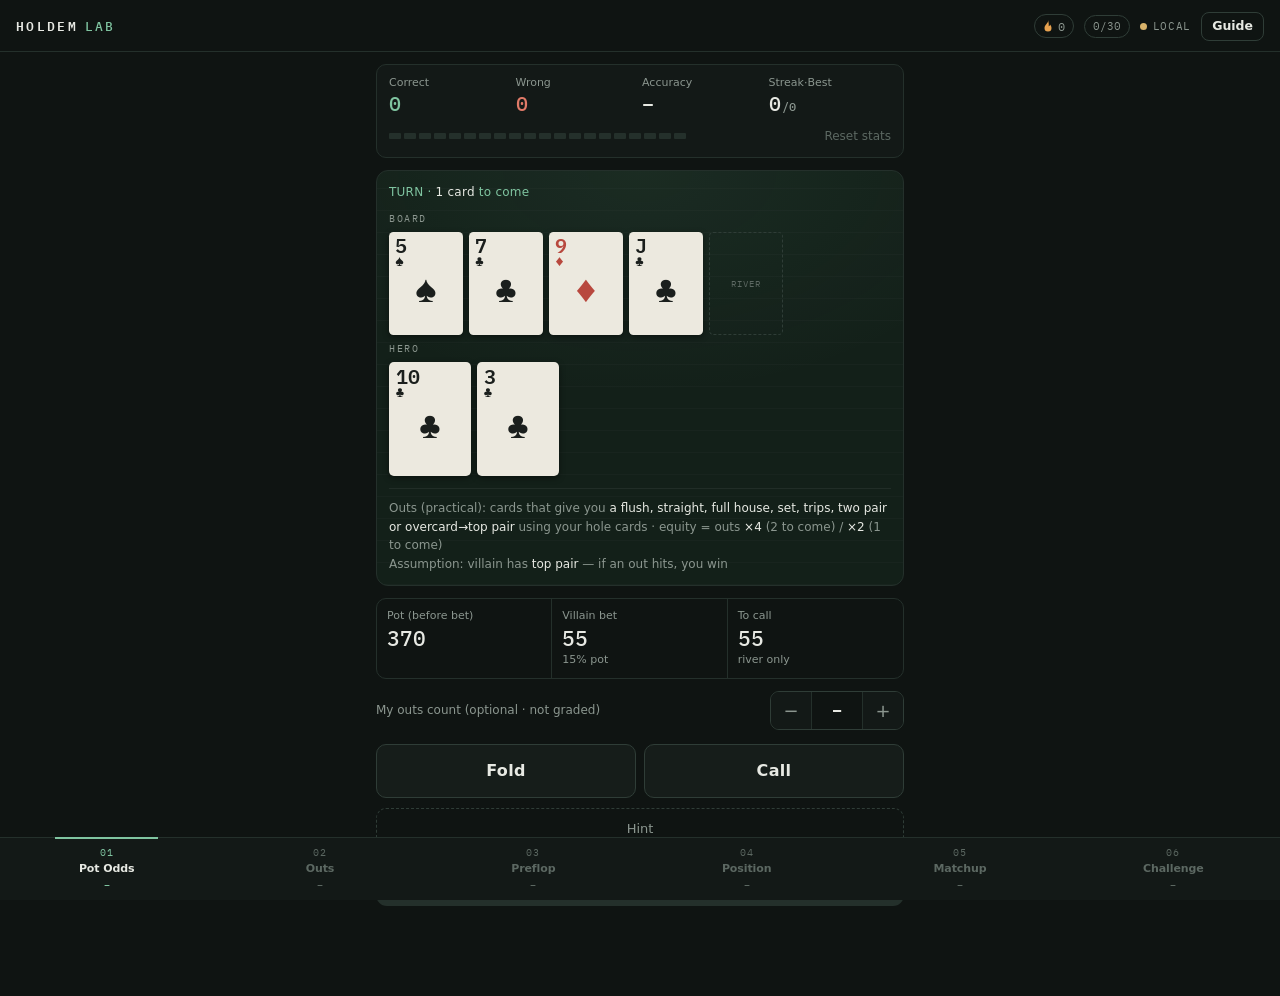
<file: index.html>
<!doctype html>
<html lang="ko">
<head>
<meta charset="utf-8">
<meta name="viewport" content="width=device-width, initial-scale=1, maximum-scale=1, viewport-fit=cover">
<meta name="theme-color" content="#0f1412">
<title>Holdem Lab</title>
<meta name="apple-mobile-web-app-capable" content="yes">
<meta name="mobile-web-app-capable" content="yes">
<meta name="apple-mobile-web-app-status-bar-style" content="black-translucent">
<meta name="apple-mobile-web-app-title" content="Holdem Lab">
<link rel="manifest" href="manifest.webmanifest">
<link rel="apple-touch-icon" href="icons/apple-touch-icon.png">
<link rel="icon" type="image/png" sizes="192x192" href="icons/icon-192.png">
<link rel="stylesheet" href="app.css">
</head>
<body>
<header class="top">
  <div class="brand"><span class="brand-mark">HOLDEM</span><span class="brand-sub">LAB</span></div>
  <div class="top-r"><button type="button" class="streak-chip" id="streakChip"><svg viewBox="0 0 24 24" aria-hidden="true"><path d="M12 1.8c.9 3.2-1.2 4.9-2.6 6.6-1.5 1.8-3.4 3.9-3.4 7.1A6 6 0 0 0 12 21.6a6 6 0 0 0 6-6.1c0-2.6-1.2-4.6-2.6-6.2-.2 1.6-1 2.8-2.2 3.2.6-3.5-.2-7-1.2-10.7z"/></svg><span>0</span></button><span class="goal-mini" id="goalMini">0/30</span><div class="deck-src" id="deckSrc"><i></i><span>—</span></div><button type="button" class="guide-btn" id="guideBtn" data-i18n="hdr.guide">가이드</button></div>
</header>

<main id="main">
  <section class="tab" id="tab-pot" data-tab="pot">
    <div class="stats" data-stats="pot"></div>
    <div class="qroot"></div>
    <button type="button" class="primary" disabled>정답 확인</button>
    <div class="explain" hidden></div>
  </section>
  <section class="tab" id="tab-outs" data-tab="outs">
    <div class="stats" data-stats="outs"></div>
    <div class="qroot"></div>
    <button type="button" class="primary" disabled>정답 확인</button>
    <div class="explain" hidden></div>
  </section>
  <section class="tab" id="tab-pre" data-tab="pre">
    <div class="stats" data-stats="pre"></div>
    <div class="qroot"></div>
    <button type="button" class="primary" disabled>정답 확인</button>
    <div class="explain" hidden></div>
  </section>
  <section class="tab" id="tab-pos" data-tab="pos">
    <div class="stats" data-stats="pos"></div>
    <div class="type-chips sub" id="posKinds"></div>
    <div class="qroot"></div>
    <button type="button" class="primary" disabled>정답 확인</button>
    <div class="explain" hidden></div>
  </section>
  <section class="tab" id="tab-mu" data-tab="mu">
    <div class="stats" data-stats="mu"></div>
    <div class="qroot"></div>
    <button type="button" class="primary" disabled>정답 확인</button>
    <div class="explain" hidden></div>
  </section>
  <section class="tab" id="tab-guide" data-tab="guide"><div id="guide"></div></section>
  <section class="tab" id="tab-daily" data-tab="daily"><div id="daily"></div></section>
  <section class="tab" id="tab-ch" data-tab="ch">
    <div id="chHome"></div>
    <div id="chRun" hidden></div>
    <div id="chEnd" hidden></div>
  </section>
</main>

<div id="fb" class="fb" hidden></div>

<nav class="tabs" id="tabs">
  <button type="button" data-go="pot"><span class="n">01</span><span class="t" data-i18n="tab.pot">팟 오즈</span><span class="acc" data-acc="pot">–</span></button>
  <button type="button" data-go="outs"><span class="n">02</span><span class="t" data-i18n="tab.outs">아웃츠</span><span class="acc" data-acc="outs">–</span></button>
  <button type="button" data-go="pre"><span class="n">03</span><span class="t" data-i18n="tab.pre">프리플랍</span><span class="acc" data-acc="pre">–</span></button>
  <button type="button" data-go="pos"><span class="n">04</span><span class="t" data-i18n="tab.pos">포지션</span><span class="acc" data-acc="pos">–</span></button>
  <button type="button" data-go="mu"><span class="n">05</span><span class="t" data-i18n="tab.mu">매치업</span><span class="acc" data-acc="mu">–</span></button>
  <button type="button" data-go="ch"><span class="n">06</span><span class="t" data-i18n="tab.ch">챌린지</span><span class="acc" data-acc="ch">–</span></button>
</nav>

<script src="engine.js"></script>
<script src="i18n.js"></script>
<script src="guide.js"></script>
<script src="app.js"></script>
</body>
</html>
</file>
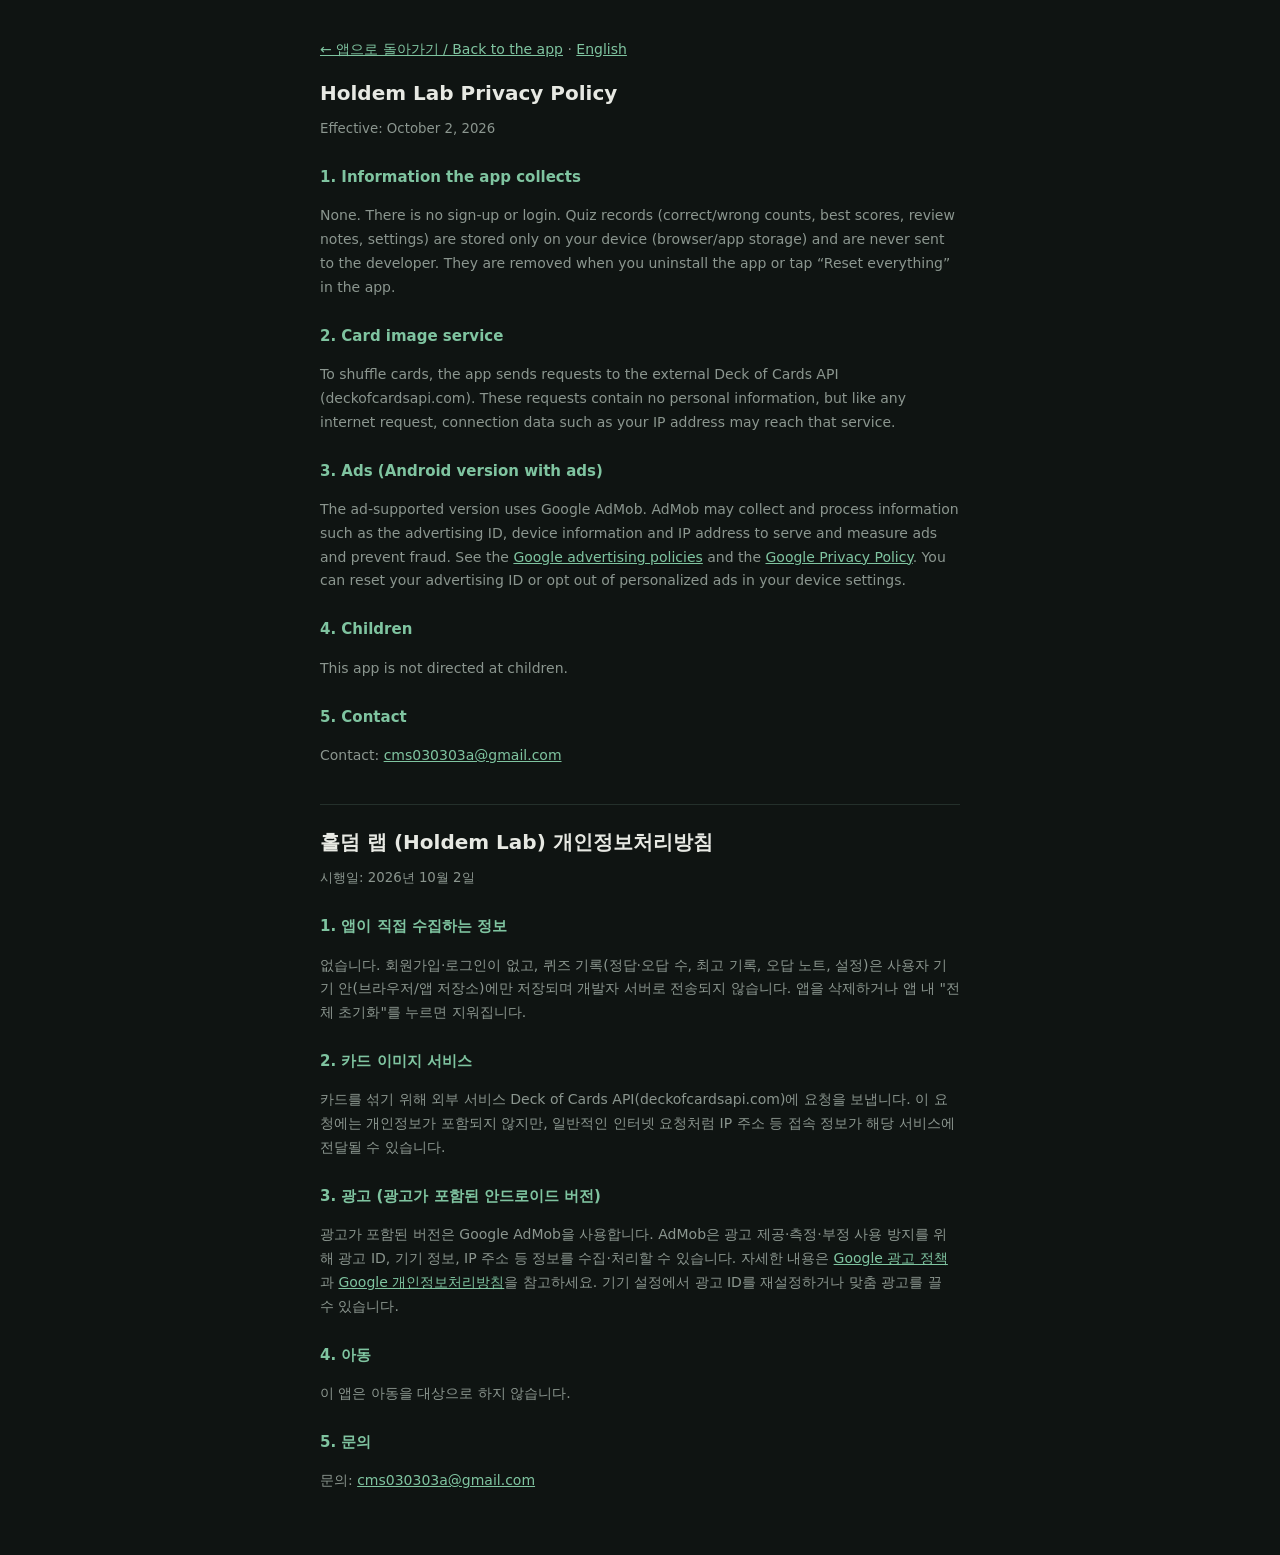
<file: privacy.html>
<!doctype html>
<html lang="ko"><head><meta charset="utf-8"><meta name="viewport" content="width=device-width, initial-scale=1">
<title>Holdem Lab — Privacy Policy / 개인정보처리방침</title>
<style>
:root{--bg:#0f1412;--text:#e7e9e3;--muted:#8b968f;--line:#24302b;--accent:#7fc4a0}
body{margin:0;background:var(--bg);color:var(--text);font-family:system-ui,-apple-system,'Noto Sans KR',sans-serif;line-height:1.7}
main{max-width:640px;margin:0 auto;padding:24px 16px 48px}
h1{font-size:20px;margin:0 0 4px}h2{font-size:15px;margin:24px 0 6px;color:var(--accent)}
p,li{font-size:14px;color:var(--muted)}a{color:var(--accent)}section+section{border-top:1px solid var(--line);margin-top:36px;padding-top:20px}small{color:var(--muted)}
</style></head><body><main>
<p><a href="index.html" id="back">← 앱으로 돌아가기 / Back to the app</a> · <a href="#en">English</a></p>
<section id="ko"><h1>홀덤 랩 (Holdem Lab) 개인정보처리방침</h1>
<small>시행일: 2026년 10월 2일</small>
<h2>1. 앱이 직접 수집하는 정보</h2>
<p>없습니다. 회원가입·로그인이 없고, 퀴즈 기록(정답·오답 수, 최고 기록, 오답 노트, 설정)은 사용자 기기 안(브라우저/앱 저장소)에만 저장되며 개발자 서버로 전송되지 않습니다. 앱을 삭제하거나 앱 내 "전체 초기화"를 누르면 지워집니다.</p>
<h2>2. 카드 이미지 서비스</h2>
<p>카드를 섞기 위해 외부 서비스 Deck of Cards API(deckofcardsapi.com)에 요청을 보냅니다. 이 요청에는 개인정보가 포함되지 않지만, 일반적인 인터넷 요청처럼 IP 주소 등 접속 정보가 해당 서비스에 전달될 수 있습니다.</p>
<h2>3. 광고 (광고가 포함된 안드로이드 버전)</h2>
<p>광고가 포함된 버전은 Google AdMob을 사용합니다. AdMob은 광고 제공·측정·부정 사용 방지를 위해 광고 ID, 기기 정보, IP 주소 등 정보를 수집·처리할 수 있습니다. 자세한 내용은 <a href="https://policies.google.com/technologies/ads">Google 광고 정책</a>과 <a href="https://policies.google.com/privacy">Google 개인정보처리방침</a>을 참고하세요. 기기 설정에서 광고 ID를 재설정하거나 맞춤 광고를 끌 수 있습니다.</p>
<h2>4. 아동</h2>
<p>이 앱은 아동을 대상으로 하지 않습니다.</p>
<h2>5. 문의</h2>
<p>문의: <a href="mailto:cms030303a@gmail.com">cms030303a@gmail.com</a></p>
</section>
<section id="en" lang="en">
<h1>Holdem Lab Privacy Policy</h1>
<small>Effective: October 2, 2026</small>
<h2>1. Information the app collects</h2>
<p>None. There is no sign-up or login. Quiz records (correct/wrong counts, best scores, review notes, settings) are stored only on your device (browser/app storage) and are never sent to the developer. They are removed when you uninstall the app or tap “Reset everything” in the app.</p>
<h2>2. Card image service</h2>
<p>To shuffle cards, the app sends requests to the external Deck of Cards API (deckofcardsapi.com). These requests contain no personal information, but like any internet request, connection data such as your IP address may reach that service.</p>
<h2>3. Ads (Android version with ads)</h2>
<p>The ad-supported version uses Google AdMob. AdMob may collect and process information such as the advertising ID, device information and IP address to serve and measure ads and prevent fraud. See the <a href="https://policies.google.com/technologies/ads">Google advertising policies</a> and the <a href="https://policies.google.com/privacy">Google Privacy Policy</a>. You can reset your advertising ID or opt out of personalized ads in your device settings.</p>
<h2>4. Children</h2>
<p>This app is not directed at children.</p>
<h2>5. Contact</h2>
<p>Contact: <a href="mailto:cms030303a@gmail.com">cms030303a@gmail.com</a></p>
</section>
<script>try{var l=localStorage.getItem('holdemlab.lang')||(navigator.language||'').slice(0,2);if(l!=='ko'){document.documentElement.lang='en';var e=document.getElementById('en'),k=document.getElementById('ko');k.parentNode.insertBefore(e,k);}}catch(x){}</script>
</main></body></html>
</file>
<file: app.css>
@font-face { font-family: 'Plex Mono'; src: url('fonts/IBMPlexMono-Regular-Latin1.woff2') format('woff2'); font-weight: 400; }
@font-face { font-family: 'Plex Mono'; src: url('fonts/IBMPlexMono-Medium-Latin1.woff2') format('woff2'); font-weight: 500; }
@font-face { font-family: 'Plex Mono'; src: url('fonts/IBMPlexMono-SemiBold-Latin1.woff2') format('woff2'); font-weight: 600; }

:root {
  --bg: #0f1412;
  --bg-2: #131917;
  --panel: #161d1a;
  --felt: #132019;
  --line: #24302b;
  --line-2: #2f3d37;
  --text: #e7e9e3;
  --muted: #8b968f;
  --faint: #5c6862;
  --accent: #7fc4a0;
  --accent-ink: #0d1a14;
  --bad: #e07a68;
  --warn: #d8b36a;
  --card: #ece9df;
  --card-ink: #1b1f1d;
  --card-red: #b8483e;
  --mono: 'Plex Mono', ui-monospace, 'Roboto Mono', monospace;
  --sans: system-ui, -apple-system, 'Noto Sans KR', 'Apple SD Gothic Neo', sans-serif;
  --nav-h: 62px;
}
* { box-sizing: border-box; -webkit-tap-highlight-color: transparent; }
[hidden] { display: none !important; }
html { height: 100%; }
body { margin: 0; min-height: 100%; }
body {
  background: var(--bg); color: var(--text); font-family: var(--sans);
  font-size: 15px; line-height: 1.5; overscroll-behavior: none;
  -webkit-user-select: none; user-select: none;
}
button { font: inherit; color: inherit; }
.muted { color: var(--muted); font-weight: 400; }
.num, output, .mono { font-family: var(--mono); font-variant-numeric: tabular-nums; }

/* ---------- header ---------- */
.top {
  position: sticky; top: 0; z-index: 5; display: flex; align-items: center; justify-content: space-between;
  padding: calc(12px + env(safe-area-inset-top)) calc(16px + env(safe-area-inset-right)) 10px calc(16px + env(safe-area-inset-left)); background: var(--bg); border-bottom: 1px solid var(--line);
}
.brand { font-family: var(--mono); letter-spacing: .18em; font-size: 13px; }
.brand-mark { font-weight: 600; }
.brand-sub { color: var(--accent); margin-left: .5em; font-weight: 500; }
.deck-src { display: flex; align-items: center; gap: 6px; font-family: var(--mono); font-size: 11px; color: var(--muted); letter-spacing: .06em; }
.deck-src i { width: 7px; height: 7px; border-radius: 50%; background: var(--faint); }
.deck-src.api i { background: var(--accent); }
.deck-src.local i { background: var(--warn); }

main { padding: 12px 16px calc(var(--nav-h) + 28px + env(safe-area-inset-bottom)); max-width: 560px; margin: 0 auto; }
.tab { display: none; }
.tab.active { display: block; animation: fade .18s ease-out; }
@keyframes fade { from { opacity: 0; transform: translateY(4px); } to { opacity: 1; transform: none; } }

/* ---------- stats ---------- */
.stats { border: 1px solid var(--line); border-radius: 10px; padding: 10px 12px; margin-bottom: 12px; background: var(--bg-2); }
.stats-grid { display: grid; grid-template-columns: repeat(4, 1fr); gap: 4px; }
.stat .k { font-size: 11px; color: var(--muted); }
.stat .v { font-family: var(--mono); font-size: 20px; font-weight: 500; font-variant-numeric: tabular-nums; line-height: 1.25; }
.stat .v small { font-size: 12px; color: var(--muted); margin-left: 1px; }
.stat.ok .v { color: var(--accent); }
.stat.ng .v { color: var(--bad); }
.stats-foot { display: flex; align-items: center; justify-content: space-between; margin-top: 8px; gap: 10px; }
.hist { display: flex; gap: 3px; flex: 1; }
.hist i { flex: 1; max-width: 12px; height: 6px; border-radius: 1px; background: var(--line); }
.hist i.o { background: var(--accent); }
.hist i.x { background: var(--bad); }
.reset { background: none; border: 0; padding: 2px 0; font-size: 12px; color: var(--faint); }
.reset.arm { color: var(--bad); }
.reset-confirm { display: flex; gap: 8px; font-size: 12px; }
.reset-confirm button { background: none; border: 1px solid var(--line-2); border-radius: 6px; padding: 2px 8px; font-size: 12px; }
.reset-confirm button.yes { border-color: var(--bad); color: var(--bad); }

/* ---------- table panel ---------- */
.table-panel {
  position: relative; border: 1px solid var(--line); border-radius: 12px; padding: 12px 12px 12px;
  background:
    radial-gradient(120% 90% at 50% 0%, rgba(127,196,160,.07), transparent 60%),
    repeating-linear-gradient(0deg, rgba(255,255,255,.018) 0 1px, transparent 1px 22px),
    var(--felt);
}
.street { font-size: 12px; letter-spacing: .02em; color: var(--accent); margin-bottom: 10px; }
.street b { color: var(--text); font-weight: 500; }
.row-label { font-family: var(--mono); font-size: 10px; letter-spacing: .16em; color: var(--muted); margin: 6px 0 6px; }
.board, .hole { display: flex; gap: 6px; min-height: 40px; }
.board .card, .board .slot { width: calc((100% - 24px) / 5); max-width: 74px; }
.hole .card { width: 21%; max-width: 82px; min-width: 58px; }
.vs .hole .card { width: 46%; max-width: 74px; min-width: 0; }
.card { aspect-ratio: 226 / 314; border-radius: 6%/4.3%; position: relative; overflow: hidden; box-shadow: 0 2px 6px rgba(0,0,0,.45); background: var(--card); animation: deal .22s ease-out both; }
.card img { width: 100%; height: 100%; display: block; }
.card:nth-child(2) { animation-delay: .04s; } .card:nth-child(3) { animation-delay: .08s; } .card:nth-child(4) { animation-delay: .12s; } .card:nth-child(5) { animation-delay: .16s; }
@keyframes deal { from { opacity: 0; transform: translateY(-6px) scale(.97); } to { opacity: 1; transform: none; } }
.card.css { color: var(--card-ink); font-family: var(--mono); }
.card.css.red { color: var(--card-red); }
.card.css .cr { position: absolute; left: 8%; top: 4%; font-size: clamp(13px, 4.6vw, 20px); font-weight: 600; line-height: 1; }
.card.css .cs { position: absolute; left: 8%; top: calc(4% + 1.15em); font-size: clamp(11px, 3.4vw, 15px); line-height: 1; }
.card.css .cc { position: absolute; inset: 0; display: grid; place-items: center; font-size: clamp(22px, 8vw, 38px); padding-top: 12%; }
.slot { aspect-ratio: 226/314; border: 1px dashed var(--line-2); border-radius: 6%/4.3%; display: grid; place-items: center; font-family: var(--mono); font-size: 9px; letter-spacing: .1em; color: var(--faint); }
.card.ghost { background: rgba(255,255,255,.04); box-shadow: none; animation: pulse 1.1s ease-in-out infinite; }
@keyframes pulse { 50% { opacity: .45; } }
.rule-note { margin-top: 12px; padding-top: 10px; border-top: 1px solid rgba(255,255,255,.06); font-size: 12px; color: var(--muted); line-height: 1.55; }
.rule-note b { color: var(--text); font-weight: 500; }
.hand-key { font-family: var(--mono); font-size: 13px; margin-top: 8px; color: var(--text); letter-spacing: .04em; }

/* seats */
.seats { display: grid; grid-template-columns: repeat(5, 1fr); gap: 4px; margin: 2px 0 6px; }
.seat { border: 1px solid var(--line-2); border-radius: 7px; padding: 6px 0 5px; text-align: center; font-family: var(--mono); font-size: 12px; color: var(--faint); position: relative; }
.seat small { display: block; font-size: 9px; letter-spacing: .06em; }
.seat.folded { color: var(--faint); text-decoration: line-through; text-decoration-color: rgba(255,255,255,.18); }
.seat.me { border-color: var(--accent); color: var(--accent-ink); background: var(--accent); font-weight: 600; }
.seat.me small { color: var(--accent-ink); opacity: .7; }

/* vs */
.vs { display: grid; grid-template-columns: 1fr auto 1fr; align-items: center; gap: 8px; }
.vs-mid { font-family: var(--mono); font-size: 12px; color: var(--faint); letter-spacing: .14em; padding-top: 16px; }
.vs-side .hole { gap: 6px; }

/* money */
.money { display: grid; grid-template-columns: repeat(3, 1fr); gap: 0; border: 1px solid var(--line); border-radius: 10px; margin: 12px 0; overflow: hidden; }
.money > div { padding: 9px 10px; border-right: 1px solid var(--line); }
.money > div:last-child { border-right: 0; }
.money .k { font-size: 11px; color: var(--muted); }
.money .v { font-family: var(--mono); font-size: 21px; font-weight: 500; line-height: 1.3; }
.money .s { font-size: 11px; color: var(--muted); font-variant-numeric: tabular-nums; }

/* fields */
.field { margin: 12px 0; }
.field-label { font-size: 12px; color: var(--muted); margin-bottom: 6px; }
.field.optional { display: flex; align-items: center; justify-content: space-between; gap: 10px; }
.field.optional .field-label { margin: 0; }
.stepper { display: inline-flex; align-items: stretch; border: 1px solid var(--line-2); border-radius: 9px; overflow: hidden; }
.stepper button { width: 40px; background: var(--bg-2); border: 0; font-size: 18px; color: var(--muted); }
.stepper button:active { background: var(--line); }
.stepper output { min-width: 52px; display: grid; place-items: center; font-size: 17px; font-weight: 500; border-left: 1px solid var(--line); border-right: 1px solid var(--line); padding: 6px 0; }
.stepper.big { display: flex; }
.stepper.big button { width: 48px; height: 48px; }
.stepper.big output { flex: 1; font-size: 22px; }
.inputs { display: grid; grid-template-columns: 1fr 1fr; gap: 12px; }
.inputs .field { margin: 12px 0 4px; }
.pct-input { display: flex; align-items: center; border: 1px solid var(--line-2); border-radius: 9px; height: 50px; padding: 0 12px; background: var(--bg-2); }
.pct-input input { flex: 1; min-width: 0; background: none; border: 0; outline: 0; color: var(--text); font-family: var(--mono); font-size: 22px; font-weight: 500; -webkit-user-select: text; user-select: text; }
.pct-input:focus-within { border-color: var(--accent); }
.pct-input span { font-family: var(--mono); color: var(--muted); }
.pct-input input::-webkit-outer-spin-button, .pct-input input::-webkit-inner-spin-button { -webkit-appearance: none; margin: 0; }
.tol { display: flex; align-items: center; justify-content: space-between; margin: 8px 0 4px; }
.tol .field-label { margin: 0; }
.chips { display: flex; gap: 4px; }
.chips button { background: none; border: 1px solid var(--line-2); border-radius: 999px; padding: 3px 10px; font-family: var(--mono); font-size: 12px; color: var(--muted); }
.chips button.on { border-color: var(--accent); color: var(--accent); }
.toggle { display: flex; gap: 10px; align-items: flex-start; font-size: 13px; color: var(--muted); margin: 12px 0 2px; }
.toggle input { accent-color: var(--accent); width: 18px; height: 18px; margin: 1px 0 0; flex: none; }
.toggle em { font-style: normal; color: var(--faint); }

/* choices */
.choices { display: grid; gap: 8px; margin: 14px 0 10px; }
.choices.two { grid-template-columns: 1fr 1fr; }
.choices button, .scale button {
  background: var(--panel); border: 1px solid var(--line-2); border-radius: 10px; padding: 14px 0; font-size: 16px; font-weight: 600; letter-spacing: .02em;
  transition: border-color .12s, background .12s;
}
.choices button.sel, .scale button.sel { border-color: var(--accent); background: rgba(127,196,160,.12); color: var(--accent); }
.choices button.right, .scale button.right { border-color: var(--accent); background: var(--accent); color: var(--accent-ink); }
.choices button.wrong, .scale button.wrong { border-color: var(--bad); background: rgba(224,122,104,.14); color: var(--bad); }
.scale { display: grid; grid-template-columns: repeat(5, 1fr); gap: 4px; margin: 14px 0 6px; }
.scale button { padding: 9px 0 8px; font-size: 12px; font-weight: 500; line-height: 1.3; }
.scale button b { display: block; font-family: var(--mono); font-size: 15px; font-weight: 600; }
.scale-legend { font-size: 11.5px; color: var(--faint); text-align: center; margin-bottom: 10px; font-variant-numeric: tabular-nums; }

.primary {
  display: block; width: 100%; height: 50px; border: 0; border-radius: 11px; background: var(--text); color: var(--bg);
  font-size: 16px; font-weight: 700; letter-spacing: .02em; margin-top: 6px;
}
.primary:disabled { background: var(--line); color: var(--faint); }
.primary.next { background: var(--accent); color: var(--accent-ink); }
.primary:active:not(:disabled) { transform: scale(.99); }

/* ---------- explanation ---------- */
.explain { margin-top: 14px; border: 1px solid var(--line); border-radius: 12px; overflow: hidden; background: var(--bg-2); animation: fade .2s ease-out; }
.verdict { padding: 12px 14px; display: flex; align-items: baseline; justify-content: space-between; gap: 10px; border-bottom: 1px solid var(--line); }
.verdict .res { font-size: 17px; font-weight: 700; }
.verdict.ok .res { color: var(--accent); }
.verdict.ng .res { color: var(--bad); }
.verdict .ans { font-size: 13px; color: var(--muted); text-align: right; }
.verdict .ans b { color: var(--text); }
.step { padding: 12px 14px; border-bottom: 1px solid var(--line); }
.step:last-child { border-bottom: 0; }
.step-h { display: flex; gap: 8px; align-items: baseline; margin-bottom: 6px; }
.step-h .i { font-family: var(--mono); font-size: 11px; color: var(--accent); letter-spacing: .08em; }
.step-h .t { font-size: 13px; color: var(--muted); }
.formula { font-family: var(--mono); font-size: 15px; line-height: 1.6; font-variant-numeric: tabular-nums; }
.formula .hl { color: var(--accent); font-weight: 600; }
.formula .wa { color: var(--warn); font-weight: 600; }
.formula .bd { color: var(--bad); font-weight: 600; }
.note { font-size: 12.5px; color: var(--muted); line-height: 1.6; margin-top: 6px; }
.note b { color: var(--text); font-weight: 500; }
.outs-group { display: grid; grid-template-columns: 74px 1fr; gap: 6px 8px; align-items: start; margin-top: 6px; font-size: 12px; }
.outs-group .g { color: var(--muted); padding-top: 3px; }
.mini-cards { display: flex; flex-wrap: wrap; gap: 3px; }
.mc { font-family: var(--mono); font-size: 12px; padding: 2px 5px; border-radius: 4px; background: var(--card); color: var(--card-ink); line-height: 1.35; font-weight: 500; }
.mc.red { color: var(--card-red); }
.mc.dup { outline: 2px solid var(--warn); outline-offset: -1px; }
.tag { display: inline-block; font-size: 11.5px; border: 1px solid var(--line-2); border-radius: 999px; padding: 1px 8px; margin: 0 4px 4px 0; color: var(--text); }

/* bars */
.meter { position: relative; height: 26px; background: var(--bg); border: 1px solid var(--line); border-radius: 6px; margin: 24px 0 22px; }
.meter .fill { position: absolute; left: 0; top: 0; bottom: 0; background: rgba(127,196,160,.28); border-right: 2px solid var(--accent); border-radius: 5px 0 0 5px; }
.meter .need { position: absolute; top: -4px; bottom: -4px; width: 2px; background: var(--warn); }
.meter .lab { position: absolute; top: 100%; margin-top: 3px; font-family: var(--mono); font-size: 10.5px; white-space: nowrap; transform: translateX(-50%); }
.meter .lab.e { color: var(--accent); }
.meter .lab.n { color: var(--warn); }
.ticks { display: flex; justify-content: space-between; font-family: var(--mono); font-size: 9.5px; color: var(--faint); margin-top: -18px; margin-bottom: 4px; }

.stack { display: flex; height: 30px; border-radius: 6px; overflow: hidden; margin: 8px 0 6px; font-family: var(--mono); font-size: 11px; }
.stack div { display: grid; place-items: center; white-space: nowrap; overflow: hidden; }
.stack .a { background: var(--accent); color: var(--accent-ink); font-weight: 600; }
.stack .t { background: var(--line-2); color: var(--muted); }
.stack .b { background: #c9a463; color: #1d170c; font-weight: 600; }
.stack-legend { display: flex; justify-content: space-between; font-size: 12px; font-variant-numeric: tabular-nums; }
.stack-legend .a { color: var(--accent); }
.stack-legend .b { color: #d8b36a; }
.big-eq { display: flex; justify-content: space-between; align-items: baseline; font-family: var(--mono); }
.big-eq .v { font-size: 26px; font-weight: 600; }
.big-eq .v.a { color: var(--accent); }
.big-eq .v.b { color: #d8b36a; }
.big-eq .k { font-size: 11px; color: var(--muted); letter-spacing: .04em; }
.zones { position: relative; height: 34px; margin: 8px 0 4px; }
.zones .z { position: absolute; top: 0; height: 14px; border-right: 1px solid var(--bg-2); }
.zones .z.c { background: #2b3631; } .zones .z.s { background: #3b5248; } .zones .z.d { background: #4f7a66; }
.zones .mk { position: absolute; top: -3px; width: 2px; height: 20px; background: var(--text); }
.zones .zl { position: absolute; top: 18px; font-family: var(--mono); font-size: 10px; color: var(--muted); transform: translateX(-50%); }
.progress { height: 3px; background: var(--line); border-radius: 2px; overflow: hidden; margin: 8px 0; }
.progress i { display: block; height: 100%; width: 0; background: var(--accent); transition: width .08s; }

/* range grid */
.grid13 { display: grid; grid-template-columns: repeat(13, 1fr); gap: 1px; margin-top: 8px; background: var(--bg); border: 1px solid var(--line); }
.grid13 div { aspect-ratio: 1; display: grid; place-items: center; font-family: var(--mono); font-size: clamp(6.5px, 2.15vw, 10px); letter-spacing: -.04em; color: var(--faint); background: #18201d; }
.grid13 div.in { background: rgba(127,196,160,.30); color: var(--text); }
.grid13 div.pr.in { background: rgba(127,196,160,.42); }
.grid13 div.me { outline: 2px solid var(--warn); outline-offset: -2px; color: #fff; font-weight: 600; z-index: 1; }
.pos-strip { display: grid; grid-template-columns: repeat(5, 1fr); gap: 4px; margin-top: 4px; }
.pos-strip div { border: 1px solid var(--line-2); border-radius: 7px; text-align: center; padding: 5px 0; font-family: var(--mono); font-size: 11px; color: var(--muted); }
.pos-strip div b { display: block; font-size: 14px; }
.pos-strip div.y b { color: var(--accent); }
.pos-strip div.n b { color: var(--faint); }
.pos-strip div.cur { border-color: var(--text); color: var(--text); }
.pos-strip small { display: block; font-size: 9.5px; color: var(--faint); }

.loading { font-family: var(--mono); font-size: 12px; color: var(--muted); padding: 6px 0; }

/* ---------- nav ---------- */
.tabs {
  position: fixed; left: 0; right: 0; bottom: 0; z-index: 10; display: grid; grid-template-columns: repeat(6, 1fr);
  background: var(--bg-2); border-top: 1px solid var(--line); padding-bottom: env(safe-area-inset-bottom);
}
.tabs button { height: var(--nav-h); background: none; border: 0; display: flex; flex-direction: column; align-items: center; justify-content: center; gap: 1px; color: var(--faint); position: relative; }
.tabs .n { font-family: var(--mono); font-size: 10px; letter-spacing: .1em; }
.tabs .t { font-size: 12.5px; font-weight: 600; white-space: nowrap; }
.tabs .acc { font-family: var(--mono); font-size: 9.5px; white-space: nowrap; }
.tabs button.active { color: var(--text); }
.tabs button.active::before { content: ''; position: absolute; top: -1px; left: 26%; right: 26%; height: 2px; background: var(--accent); }
.tabs button.active .n, .tabs button.active .acc { color: var(--accent); }

/* ===================== v1.2 challenge ===================== */
.faint { color: var(--faint); }
.qtype { display: inline-block; background: var(--accent); color: var(--accent-ink); border-radius: 4px; padding: 0 6px; margin-right: 8px; font-weight: 700; font-size: 11px; }
.stepper.locked, .choices.locked, .scale.locked { pointer-events: none; }
.today { display: grid; grid-template-columns: repeat(3, 1fr); border: 1px solid var(--line); border-radius: 10px; background: var(--bg-2); margin-bottom: 4px; overflow: hidden; }
.today > div { padding: 9px 12px; border-right: 1px solid var(--line); }
.today > div:last-child { border-right: 0; }
.today .k { font-size: 11px; color: var(--muted); }
.today .v { font-family: var(--mono); font-size: 20px; font-weight: 500; font-variant-numeric: tabular-nums; }
.today .v small { font-size: 12px; color: var(--muted); }
.sec-h { display: flex; justify-content: space-between; align-items: baseline; font-size: 12px; color: var(--muted); margin: 18px 0 8px; letter-spacing: .02em; }
.type-chips { display: flex; flex-wrap: wrap; gap: 6px; }
.type-chips::-webkit-scrollbar { display: none; }
.type-chips button { flex: none; border: 1px solid var(--line-2); background: none; border-radius: 999px; padding: 6px 12px; font-size: 13px; color: var(--muted); }
.type-chips button.on { border-color: var(--accent); color: var(--accent); background: rgba(127,196,160,.08); font-weight: 600; }
.modes { display: grid; grid-template-columns: 1fr 1fr; gap: 8px; margin-top: 12px; }
.mode { text-align: left; background: var(--panel); border: 1px solid var(--line-2); border-radius: 12px; padding: 12px; min-height: 140px; display: flex; flex-direction: column; color: var(--text); }
.mode:active:not(:disabled) { border-color: var(--accent); }
.mode .en { font-family: var(--mono); font-size: 10px; letter-spacing: .14em; color: var(--accent); }
.mode .nm { font-size: 16px; font-weight: 700; margin-top: 2px; }
.mode .ds { font-size: 12px; color: var(--muted); margin-top: 4px; line-height: 1.45; flex: 1; }
.mode .best { font-family: var(--mono); font-size: 17px; font-weight: 600; margin-top: 8px; font-variant-numeric: tabular-nums; }
.mode .best small { display: block; font-family: var(--sans); font-size: 10.5px; font-weight: 400; color: var(--faint); }
.mode:disabled { opacity: .42; }
.rec { display: grid; grid-template-columns: 1.25fr 1fr 1fr 1fr; border: 1px solid var(--line); border-radius: 10px; overflow: hidden; font-size: 12.5px; }
.rec > div { padding: 7px 10px; border-bottom: 1px solid var(--line); font-family: var(--mono); font-variant-numeric: tabular-nums; }
.rec > div:nth-last-child(-n+4) { border-bottom: 0; }
.rec .h { font-family: var(--sans); color: var(--faint); font-size: 11px; background: var(--bg-2); }
.rec .r { font-family: var(--sans); color: var(--muted); }
.rec .cur { background: rgba(127,196,160,.07); color: var(--text); }
.an-card { border: 1px solid var(--line); border-radius: 12px; padding: 12px 14px; margin-bottom: 8px; background: var(--bg-2); }
.an-h { display: flex; justify-content: space-between; align-items: baseline; gap: 8px; }
.an-h b { font-size: 14px; }
.an-h span { font-size: 12px; color: var(--muted); font-variant-numeric: tabular-nums; }
.an-g { font-size: 11px; color: var(--faint); margin: 10px 0 2px; letter-spacing: .04em; }
.an-row { display: grid; grid-template-columns: 1fr 84px 62px; gap: 8px; align-items: center; font-size: 12.5px; padding: 3px 0; }
.an-row .lb { white-space: nowrap; overflow: hidden; text-overflow: ellipsis; }
.an-row .pc { font-family: var(--mono); text-align: right; font-variant-numeric: tabular-nums; }
.an-row .pc small { color: var(--faint); font-size: 10px; }
.an-bar { height: 6px; background: var(--line); border-radius: 3px; overflow: hidden; }
.an-bar i { display: block; height: 100%; background: var(--accent); }
.an-bar.mid i { background: var(--warn); }
.an-bar.lo i { background: var(--bad); }
.insight { font-size: 12.5px; line-height: 1.55; border-left: 2px solid var(--warn); padding: 3px 0 3px 10px; margin-top: 10px; color: var(--muted); }
.insight b { color: var(--text); font-weight: 600; }
.danger-row { display: flex; justify-content: space-between; margin: 14px 2px 0; }

.runbar { display: grid; grid-template-columns: auto 1fr auto; align-items: center; gap: 10px; margin-bottom: 10px; }
.quit { border: 1px solid var(--line-2); background: none; border-radius: 8px; padding: 7px 10px; font-size: 12px; color: var(--muted); white-space: nowrap; }
.quit.arm { border-color: var(--bad); color: var(--bad); }
.rb-mid { text-align: center; }
.rb-mode { font-family: var(--mono); font-size: 10px; letter-spacing: .14em; color: var(--accent); }
.rb-type { font-size: 12px; color: var(--muted); }
.rb-right { text-align: right; min-width: 92px; }
.rb-big { font-family: var(--mono); font-size: 26px; font-weight: 600; line-height: 1.1; font-variant-numeric: tabular-nums; }
.rb-sub { font-size: 11px; color: var(--muted); white-space: nowrap; }
.drain { height: 3px; background: var(--line); border-radius: 2px; overflow: hidden; margin: -4px 0 10px; }
.drain i { display: block; height: 100%; width: 100%; background: var(--accent); transition: width .1s linear; }
.drain.low i { background: var(--bad); }
.run-submit { margin-top: 12px; }
.fb { position: fixed; left: 12px; right: 12px; bottom: calc(var(--nav-h) + 10px + env(safe-area-inset-bottom)); z-index: 20; border-radius: 12px; padding: 12px 14px 10px; box-shadow: 0 10px 28px rgba(0,0,0,.55); animation: pop .14s ease-out; max-width: 536px; margin: 0 auto; }
.fb[hidden] { display: none !important; }
@keyframes pop { from { opacity: 0; transform: translateY(8px); } to { opacity: 1; transform: none; } }
.fb b { display: block; font-size: 16px; }
.fb b em { font-style: normal; font-family: var(--mono); margin-left: 8px; font-size: 14px; }
.fb span { display: block; font-size: 13px; margin-top: 2px; line-height: 1.45; }
.fb i { display: block; font-style: normal; font-size: 10.5px; opacity: .6; margin-top: 4px; text-align: right; }
.fb.ok { background: var(--accent); color: var(--accent-ink); }
.fb.ng { background: #2a1814; border: 1px solid var(--bad); color: var(--text); }
.fb.ng b { color: var(--bad); }
.end-hero { text-align: center; padding: 14px 0 14px; }
.end-hero .k { font-family: var(--mono); font-size: 11px; letter-spacing: .12em; color: var(--accent); }
.end-hero .v { font-family: var(--mono); font-size: 58px; font-weight: 600; line-height: 1.1; margin-top: 4px; font-variant-numeric: tabular-nums; }
.end-hero .u { font-size: 13px; color: var(--muted); margin-top: 2px; }
.end-best { font-size: 12px; color: var(--faint); margin-top: 6px; font-family: var(--mono); }
.badge-new { display: inline-block; margin-top: 8px; background: var(--warn); color: #1d170c; font-weight: 700; font-size: 12px; padding: 2px 12px; border-radius: 999px; }
.btn-row { display: grid; grid-template-columns: 1fr 1fr; gap: 8px; margin-top: 14px; }
.btn-row .primary { margin-top: 0; }
.ghost-btn { height: 50px; border: 1px solid var(--line-2); background: none; border-radius: 11px; font-weight: 600; font-size: 15px; }
.rv { border: 1px solid var(--line); border-radius: 12px; overflow: hidden; background: var(--bg-2); }
.rv-row { display: grid; grid-template-columns: 24px 1fr auto; gap: 8px; align-items: center; padding: 10px 12px; border-bottom: 1px solid var(--line); font-size: 12.5px; }
.rv-row:last-of-type { border-bottom: 0; }
.rv-row.open { background: rgba(255,255,255,.03); }
.rv-row .ix { font-family: var(--mono); color: var(--faint); font-size: 11px; }
.rv-row .ds { color: var(--muted); overflow: hidden; text-overflow: ellipsis; white-space: nowrap; }
.rv-row .ds b { color: var(--text); font-weight: 600; margin-right: 4px; }
.rv-row .ok, .rv-row .ng { font-family: var(--mono); font-weight: 600; white-space: nowrap; }
.rv-row .ok { color: var(--accent); }
.rv-row .ng { color: var(--bad); }
.rv-row small { color: var(--faint); font-weight: 400; font-size: 10.5px; }
.rv-detail { border-bottom: 1px solid var(--line); background: var(--bg); }
.rv-pad .verdict { border-top: 0; }

/* ===================== v1.3 position ===================== */
.type-chips.sub { margin-bottom: 12px; }
.type-chips.sub button { padding: 5px 11px; font-size: 12.5px; }
.seats.s7 { grid-template-columns: repeat(7, 1fr); gap: 3px; }
.seats.s7 .seat { font-size: 10.5px; padding: 6px 0 5px; }
.seats.s7 .seat small { font-size: 8.5px; }
.seat.opener { border-color: var(--warn); color: var(--warn); }
.seat.opener small { color: var(--warn); }
.choices.three { grid-template-columns: repeat(3, 1fr); }
.choices.list { grid-template-columns: 1fr; }
.choices.list button { text-align: left; padding: 13px 14px; font-size: 14px; font-weight: 500; line-height: 1.45; }
.concept-q { font-size: 16px; line-height: 1.55; font-weight: 600; color: var(--text); padding: 4px 0 2px; }
.legend3 { display: flex; gap: 12px; font-family: var(--mono); font-size: 11.5px; margin-bottom: 2px; }
.legend3 span::before { content: ''; display: inline-block; width: 9px; height: 9px; border-radius: 2px; margin-right: 5px; vertical-align: -1px; }
.legend3 .r { color: var(--warn); } .legend3 .r::before { background: rgba(216,179,106,.55); }
.legend3 .c { color: var(--accent); } .legend3 .c::before { background: rgba(127,196,160,.42); }
.legend3 .f { color: var(--faint); } .legend3 .f::before { background: #18201d; border: 1px solid var(--line-2); }
.grid13 div.r { background: rgba(216,179,106,.42); color: var(--text); }
.grid13 div.c { background: rgba(127,196,160,.30); color: var(--text); }
.posb { display: inline-block; border-radius: 4px; padding: 0 6px; font-weight: 700; color: var(--accent-ink); }
.posb.ip { background: var(--accent); }
.posb.oop { background: var(--bad); color: #fff; }
.assume { font-size: 12px; color: var(--muted); border-left: 2px solid var(--line-2); padding: 2px 0 2px 10px; margin: 0 0 4px; line-height: 1.55; }
.assume b { color: var(--text); font-weight: 600; }
.pv { display: grid; grid-template-columns: 1fr 1fr; gap: 8px; margin: 4px 0 6px; }
.pv > div { border: 1px solid var(--line-2); border-radius: 9px; padding: 8px 10px; display: grid; grid-template-columns: auto 1fr; gap: 2px 8px; font-family: var(--mono); font-size: 12px; color: var(--muted); }
.pv > div.cur { border-color: var(--text); color: var(--text); }
.pv b { grid-row: span 2; font-size: 15px; align-self: center; }
.pv em { grid-column: 1 / -1; font-style: normal; font-family: var(--sans); font-weight: 700; font-size: 14px; }
.pv em.y { color: var(--accent); } .pv em.n { color: var(--bad); }
.order { display: flex; flex-wrap: wrap; gap: 4px; margin-top: 10px; }
.order span { border: 1px solid var(--line-2); border-radius: 7px; padding: 4px 8px; font-family: var(--mono); font-size: 12px; color: var(--faint); }
.order span small { color: var(--faint); margin-right: 4px; font-size: 9.5px; }
.order span.h { color: var(--text); border-color: var(--muted); }
.order span.a { border-color: var(--accent); color: var(--accent); }

.verdict .res { flex: none; white-space: nowrap; }

/* ===================== v1.4 guide ===================== */
.top-r { display: flex; align-items: center; gap: 10px; }
.goal-mini { font-family: var(--mono); font-size: 11px; color: var(--muted); border: 1px solid var(--line-2); border-radius: 999px; padding: 2px 8px; font-variant-numeric: tabular-nums; }
.goal-mini.done { color: var(--accent-ink); background: var(--accent); border-color: var(--accent); }
.guide-btn { border: 1px solid var(--line-2); background: none; border-radius: 8px; padding: 4px 10px; font-size: 12.5px; font-weight: 600; color: var(--text); }
.guide-btn.on { background: var(--text); color: var(--bg); border-color: var(--text); }
.see { display: flex; flex-wrap: wrap; gap: 6px; align-items: center; padding: 10px 14px 12px; border-top: 1px solid var(--line); }
.see span { font-size: 11px; color: var(--faint); margin-right: 2px; }
.see button { border: 1px solid var(--line-2); background: none; border-radius: 999px; padding: 3px 10px; font-size: 12px; color: var(--accent); }
.goal { display: grid; grid-template-columns: auto 1fr auto; gap: 10px; align-items: center; font-size: 12px; color: var(--muted); margin: 8px 2px 0; }
.goal b { color: var(--text); font-family: var(--mono); }
.gbar { height: 6px; background: var(--line); border-radius: 3px; overflow: hidden; }
.gbar i { display: block; height: 100%; background: var(--accent); width: 0; transition: width .3s; }

#guide { padding-bottom: 20px; }
.g-top { position: sticky; top: calc(45px + env(safe-area-inset-top)); z-index: 4; background: var(--bg); padding: 4px 0 8px; margin: -4px 0 4px; }
.g-search { display: flex; align-items: center; border: 1px solid var(--line-2); border-radius: 10px; background: var(--bg-2); padding: 0 10px; }
.g-search input { flex: 1; min-width: 0; height: 42px; background: none; border: 0; outline: 0; color: var(--text); font-size: 16px; -webkit-user-select: text; user-select: text; }
.g-search input::-webkit-search-cancel-button { display: none; }
.g-search button { background: none; border: 0; color: var(--muted); font-size: 14px; padding: 6px; }
.g-chips { display: flex; gap: 6px; overflow-x: auto; padding-top: 8px; scrollbar-width: none; }
.g-chips::-webkit-scrollbar { display: none; }
.g-chips button { flex: none; border: 1px solid var(--line-2); background: none; border-radius: 999px; padding: 5px 11px; font-size: 12.5px; color: var(--muted); }
.g-empty { text-align: center; color: var(--faint); padding: 30px 0; font-size: 13px; }
#guide.searching .g-sec:not(#g-terms):not(#g-formulas) { display: none; }
#guide.searching .g-sec h2 { display: none; }
.g-sec { margin-top: 18px; }
.g-sec h2 { font-size: 17px; margin: 0 0 10px; display: flex; align-items: baseline; gap: 8px; }
.g-sec h2 small { font-size: 12px; font-weight: 400; color: var(--faint); }
.g-sub { font-size: 12px; color: var(--muted); margin: 14px 0 6px; }
.g-cat { font-family: var(--mono); font-size: 11px; letter-spacing: .1em; color: var(--accent); margin: 14px 0 6px; }
.term, .fcard, .rule { border: 1px solid var(--line); border-radius: 11px; background: var(--bg-2); padding: 11px 13px; margin-bottom: 6px; }
.term .tt { display: flex; align-items: baseline; justify-content: space-between; gap: 8px; }
.term .tt b { font-size: 14.5px; }
.term .tt span { font-size: 11px; color: var(--faint); font-family: var(--mono); text-align: right; }
.term p, .fcard p, .rule p { margin: 5px 0 0; font-size: 13px; line-height: 1.6; color: var(--muted); }
.tex, .fex { margin-top: 6px; font-size: 12.5px; color: var(--text); background: rgba(255,255,255,.03); border-radius: 6px; padding: 5px 8px; line-height: 1.5; }
.tlink { background: none; border: 0; padding: 6px 0 0; color: var(--accent); font-size: 12.5px; }
.fcard .ft { font-size: 13px; color: var(--accent); font-weight: 600; }
.fcard .ff { font-family: var(--mono); font-size: 14.5px; margin-top: 4px; line-height: 1.5; color: var(--text); }
.flash { animation: flash 1.4s ease-out; }
@keyframes flash { 0%, 30% { border-color: var(--warn); box-shadow: 0 0 0 2px rgba(216,179,106,.35); } 100% { border-color: var(--line); box-shadow: none; } }

.calc { border: 1px solid var(--line); border-radius: 12px; background: var(--bg-2); padding: 12px; margin-bottom: 8px; }
.cin { display: grid; grid-template-columns: repeat(3, 1fr); gap: 8px; }
.cin label { font-size: 11px; color: var(--muted); display: flex; flex-direction: column; gap: 4px; }
.cin input { height: 42px; border: 1px solid var(--line-2); border-radius: 8px; background: var(--bg); color: var(--text); font-family: var(--mono); font-size: 17px; padding: 0 10px; width: 100%; outline: 0; -webkit-user-select: text; user-select: text; }
.cin input:focus { border-color: var(--accent); }
.cout { display: grid; grid-template-columns: 1fr 1fr; gap: 6px; margin-top: 10px; }
.cout > div { border: 1px solid var(--line); border-radius: 8px; padding: 7px 9px; display: flex; flex-direction: column; }
.cout span { font-size: 11px; color: var(--muted); }
.cout b { font-family: var(--mono); font-size: 18px; font-weight: 600; font-variant-numeric: tabular-nums; }
.cout small { font-family: var(--mono); font-size: 10px; color: var(--faint); }
.cout .wide { grid-column: 1 / -1; }
.cout .wide b { font-size: 15px; }
.cout .wide.y { border-color: var(--accent); } .cout .wide.y b { color: var(--accent); }
.cout .wide.n { border-color: var(--bad); } .cout .wide.n b { color: var(--bad); }
.cin2 { display: flex; align-items: center; gap: 10px; flex-wrap: wrap; }
.cin2 .field-label { margin: 0; }
.seg { display: inline-flex; border: 1px solid var(--line-2); border-radius: 9px; overflow: hidden; }
.seg button { background: none; border: 0; padding: 8px 12px; font-size: 12.5px; color: var(--muted); }
.seg button.on { background: var(--accent); color: var(--accent-ink); font-weight: 700; }
#g-ranges .seg { margin-bottom: 8px; }

.eslots { display: grid; grid-template-columns: auto 1fr; gap: 10px 16px; }
.eslots .eg:last-child { grid-column: 1 / -1; }
.eg .row-label { display: block; margin: 0 0 4px; }
.es { display: flex; gap: 4px; }
.slotb { width: 38px; height: 50px; border: 1px dashed var(--line-2); background: none; border-radius: 6px; font-family: var(--mono); font-size: 14px; font-weight: 600; color: var(--card-ink); padding: 0; }
.slotb small { font-family: var(--sans); font-size: 9.5px; color: var(--faint); font-weight: 400; }
.slotb.fill { background: var(--card); border: 1px solid var(--card); }
.slotb.fill.red { color: var(--card-red); }
.slotb.act { border: 2px solid var(--accent); }
.eg:last-child .slotb { width: 38px; }
.epick { margin-top: 12px; display: grid; gap: 3px; }
.prow { display: grid; grid-template-columns: repeat(13, 1fr); gap: 3px; }
.prow button { height: 38px; border: 0; border-radius: 5px; background: var(--card); color: var(--card-ink); font-family: var(--mono); font-size: 12px; font-weight: 600; padding: 0; line-height: 1.05; display: flex; flex-direction: column; align-items: center; justify-content: center; }
.prow button small { font-size: 10px; }
.prow button.red { color: var(--card-red); }
.prow button:disabled { opacity: .15; }
#eOut { margin-top: 10px; }

.otable { display: grid; grid-template-columns: 36px 1fr 74px 82px; border: 1px solid var(--line); border-radius: 10px; overflow: hidden; font-size: 12.5px; }
.otable > div { padding: 7px 8px; border-bottom: 1px solid var(--line); }
.otable .oh { background: var(--bg-2); color: var(--faint); font-size: 11px; line-height: 1.3; }
.otable .oh small { font-size: 9.5px; }
.otable .on { font-family: var(--mono); font-weight: 600; color: var(--accent); }
.otable .od { color: var(--muted); }
.otable .ov { font-family: var(--mono); font-variant-numeric: tabular-nums; font-size: 12px; }
.hrank { border: 1px solid var(--line); border-radius: 10px; overflow: hidden; }
.hr { display: grid; grid-template-columns: 22px 1fr 110px; gap: 8px; align-items: center; padding: 8px 10px; border-bottom: 1px solid var(--line); font-size: 13px; }
.hr:last-child { border-bottom: 0; }
.hr .hi { font-family: var(--mono); color: var(--faint); font-size: 11px; }
.hr b { display: block; font-size: 13.5px; }
.hr .hx { font-family: var(--mono); font-size: 12px; color: var(--text); }
.hr small { display: block; font-size: 11px; color: var(--faint); }
.hp { font-family: var(--mono); font-size: 12px; text-align: right; display: flex; align-items: center; gap: 6px; justify-content: flex-end; }
.hb { flex: 1; height: 5px; background: var(--line); border-radius: 3px; overflow: hidden; }
.hb i { display: block; height: 100%; background: var(--accent); }
.ptable { display: grid; grid-template-columns: 1fr auto; border: 1px solid var(--line); border-radius: 10px; overflow: hidden; }
.ptable > div { padding: 8px 10px; border-bottom: 1px solid var(--line); font-size: 13px; }
.ptable .pl small { display: block; font-family: var(--mono); font-size: 10.5px; color: var(--faint); }
.ptable .pv2 { font-family: var(--mono); font-weight: 600; text-align: right; color: var(--accent); }
.seat-table { border: 1px solid var(--line); border-radius: 10px; overflow: hidden; }
.st-row { display: grid; grid-template-columns: 46px 1fr auto; gap: 8px; align-items: center; padding: 8px 10px; border-bottom: 1px solid var(--line); font-size: 13px; }
.st-row:last-child { border-bottom: 0; }
.st-row > b { font-family: var(--mono); color: var(--accent); }
.st-row em { font-style: normal; font-size: 11px; color: var(--faint); margin-left: 4px; }
.st-row small { display: block; font-size: 11.5px; color: var(--muted); }
.st-p { font-family: var(--mono); font-size: 11px; color: var(--muted); }
.ord-row { display: flex; flex-wrap: wrap; align-items: center; gap: 3px; margin: 6px 0; }
.ord-row .ol { font-size: 11px; color: var(--faint); width: 52px; }
.ord-row span:not(.ol) { font-family: var(--mono); font-size: 11.5px; border: 1px solid var(--line-2); border-radius: 6px; padding: 2px 6px; }
.ord-row i { font-style: normal; color: var(--faint); font-size: 10px; }
.mrow { border: 1px solid var(--line); border-radius: 11px; background: var(--bg-2); padding: 10px 12px; margin-bottom: 6px; }
.mh { display: flex; justify-content: space-between; align-items: baseline; gap: 8px; }
.mh b { font-family: var(--mono); font-size: 14px; }
.mh span { font-size: 11.5px; color: var(--muted); text-align: right; }
.mc2 { display: flex; align-items: center; gap: 3px; margin: 6px 0 2px; }
.mc2 em { font-style: normal; font-size: 11px; color: var(--faint); margin: 0 6px; }
.stack.sm { height: 8px; margin: 6px 0 4px; }
.rule b { font-size: 13.5px; }
.rule .chips { margin-top: 8px; }
.rule textarea { width: 100%; margin-top: 8px; background: var(--bg); border: 1px solid var(--line-2); border-radius: 8px; color: var(--text); font-family: var(--mono); font-size: 11px; padding: 8px; resize: vertical; -webkit-user-select: text; user-select: text; }
.rule .btn-row { margin-top: 8px; align-items: center; }
.rule .ghost-btn { height: 42px; font-size: 13.5px; }
.bk-msg { font-size: 12px; color: var(--muted); }
.ver { text-align: center; font-family: var(--mono); font-size: 11px; color: var(--faint); margin-top: 18px; }

/* ===================== v1.5 web app (iPhone) ===================== */
html { -webkit-text-size-adjust: 100%; text-size-adjust: 100%; }
.rule textarea { font-size: 16px; }
main { padding-left: calc(16px + env(safe-area-inset-left)); padding-right: calc(16px + env(safe-area-inset-right)); }

/* ===================== v1.7 ads hooks ===================== */
.hint-row { margin: 10px 0 2px; }
.hint-btn { width: 100%; background: none; border: 1px dashed var(--line-2); border-radius: 10px; padding: 10px; font-size: 13px; color: var(--muted); }
.hint-btn:disabled { opacity: .6; }
.hint-box { border: 1px solid var(--warn); border-radius: 10px; padding: 10px 12px; font-size: 13px; line-height: 1.55; color: var(--muted); background: rgba(216,179,106,.06); }
.hint-box b { color: var(--text); }
.hint-box > b:first-child { color: var(--warn); margin-right: 4px; }
.revive { border: 1px solid var(--warn); border-radius: 12px; padding: 14px; margin-bottom: 12px; background: rgba(216,179,106,.06); animation: pop .15s ease-out; }
.revive .rv-k { font-family: var(--mono); font-size: 11px; letter-spacing: .1em; color: var(--warn); }
.revive .rv-k b { font-size: 14px; color: var(--text); }
.revive p { font-size: 13px; color: var(--muted); margin: 6px 0 12px; line-height: 1.5; }
.revive .ghost-btn { width: 100%; margin-top: 8px; }
.revive .rv-msg { font-size: 12px; color: var(--bad); margin-top: 6px; }

/* ===================== v1.8 language ===================== */
.tabs button { min-width: 0; }
html:not([lang="ko"]) .tabs .t { font-size: 11px; letter-spacing: -.01em; }
.lang-grid { display: grid; grid-template-columns: repeat(3, 1fr); gap: 6px; margin: 4px 0 8px; }
.lang-grid button { background: var(--bg-2); border: 1px solid var(--line-2); border-radius: 10px; padding: 9px 6px; display: flex; flex-direction: column; align-items: center; gap: 2px; color: var(--muted); }
.lang-grid button b { font-size: 14px; font-weight: 600; color: var(--text); }
.lang-grid button small { font-family: var(--mono); font-size: 10px; color: var(--faint); letter-spacing: .04em; }
.lang-grid button.on { border-color: var(--accent); }
.lang-grid button.on b, .lang-grid button.on small { color: var(--accent); }
@media (max-width: 340px) { .lang-grid { grid-template-columns: repeat(2, 1fr); } }
.an-row .lb { white-space: normal; overflow: visible; line-height: 1.25; font-size: 12px; }

/* ===================== v1.9 daily hand + attendance streak ===================== */
:root { --fire: #e8a24f; --fire-2: #e07a3c; }
.streak-chip { display: inline-flex; align-items: center; gap: 3px; height: 24px; padding: 0 8px 0 6px; border: 1px solid var(--line-2); border-radius: 999px; background: none; font-family: var(--mono); font-size: 11.5px; color: var(--muted); font-variant-numeric: tabular-nums; }
.streak-chip svg { width: 14px; height: 14px; fill: var(--faint); }
.streak-chip.due svg { fill: var(--fire); animation: chipPulse 2.2s ease-in-out infinite; transform-origin: 50% 90%; }
.streak-chip.lit { border-color: rgba(232,162,79,.55); background: rgba(232,162,79,.12); color: var(--fire); }
.streak-chip.lit svg { fill: var(--fire); }
.streak-chip.on { border-color: var(--text); }
@keyframes chipPulse { 0%, 100% { opacity: .45; transform: scale(.92); } 50% { opacity: 1; transform: scale(1.08); } }
@media (max-width: 370px) { .deck-src span { display: none; } .top-r { gap: 7px; } }

.d-card, .d-head, .d-result { background: var(--panel); border: 1px solid var(--line-2); border-radius: 14px; padding: 14px; margin-bottom: 12px; }
.d-card { background: linear-gradient(160deg, rgba(232,162,79,.07), transparent 55%), var(--panel); }
.d-ch { display: flex; flex-direction: column; gap: 1px; margin-bottom: 10px; }
.d-ch .en { font-family: var(--mono); font-size: 10px; letter-spacing: .14em; color: var(--fire); text-transform: uppercase; }
.d-ch b { font-size: 18px; }
.d-ch small { font-size: 12.5px; color: var(--muted); }
.d-card .primary, .d-card .ghost-btn { width: 100%; margin-top: 12px; }
.d-streak { display: grid; grid-template-columns: 44px auto 1fr; align-items: center; gap: 10px; }
.d-fl .flame { width: 44px; height: 44px; filter: grayscale(.85) brightness(.7); transition: filter .3s; }
.d-streak.lit .d-fl .flame { filter: drop-shadow(0 0 8px rgba(232,162,79,.45)); animation: flick 2.6s ease-in-out infinite; transform-origin: 50% 92%; }
.d-sn b { display: block; font-family: var(--mono); font-size: 30px; line-height: 1; font-variant-numeric: tabular-nums; }
.d-streak.lit .d-sn b { color: var(--fire); }
.d-sn span { font-size: 11.5px; color: var(--muted); }
.d-sm { display: flex; flex-direction: column; align-items: flex-end; gap: 2px; font-size: 11.5px; color: var(--faint); font-family: var(--mono); }
.d-msg { font-size: 12.5px; color: var(--muted); margin-top: 8px; }
.d-msg b { color: var(--fire); }
.wk { display: grid; grid-template-columns: repeat(7, 1fr); gap: 4px; margin-top: 12px; }
.wd { display: flex; flex-direction: column; align-items: center; gap: 4px; }
.wd i { width: 22px; height: 22px; border-radius: 50%; border: 1.5px solid var(--line-2); display: block; position: relative; }
.wd span { font-size: 10.5px; color: var(--faint); }
.wd.now span { color: var(--text); font-weight: 600; }
.wd.on i { background: var(--fire); border-color: var(--fire); }
.wd.on.pf i::after { content: ''; position: absolute; inset: 6px; border-radius: 50%; background: #fff3d4; }
.wd.rep i { border-style: dashed; border-color: var(--fire); background: rgba(232,162,79,.15); }
.wd.todo i { border-style: dashed; border-color: var(--muted); animation: todo 1.8s ease-in-out infinite; }
@keyframes todo { 50% { border-color: var(--fire); } }
.d-repair { margin-top: 12px; padding: 10px 12px; border: 1px dashed rgba(232,162,79,.5); border-radius: 10px; }
.d-repair b { font-size: 13.5px; }
.d-repair p { margin: 2px 0 8px; font-size: 12.5px; color: var(--muted); }
.d-repair .ghost-btn { height: 40px; width: 100%; color: var(--fire); border-color: rgba(232,162,79,.5); font-size: 14px; }

.d-prog { display: grid; grid-template-columns: repeat(5, 1fr); gap: 4px; }
.d-prog div { display: flex; flex-direction: column; gap: 4px; min-width: 0; }
.d-prog i { height: 4px; border-radius: 2px; background: var(--line-2); display: block; transition: background .3s; }
.d-prog span { font-size: 10px; color: var(--faint); white-space: nowrap; overflow: hidden; text-overflow: ellipsis; }
.d-prog .ok i { background: var(--accent); } .d-prog .ng i { background: var(--bad); }
.d-prog .cur i { background: var(--fire); animation: todo 1.6s ease-in-out infinite; } .d-prog .cur span { color: var(--text); }
.d-step { margin-top: 12px; border: 1px solid var(--line); border-radius: 12px; padding: 12px 14px; background: var(--bg-2); animation: fade .25s ease-out; }
.d-step.active { border-color: rgba(232,162,79,.45); }
.d-step .step-h .i { color: var(--fire); }
.d-q { font-size: 14.5px; line-height: 1.6; }
.d-q .mc { vertical-align: 1px; }
.d-step .primary { width: 100%; margin-top: 4px; }
.d-step .explain { margin-top: 10px; }
.d-story { font-size: 13px; color: var(--text); margin-top: 8px; padding-left: 10px; border-left: 2px solid var(--fire); }
.d-outs-ans { margin: 10px 0 0; font-family: var(--mono); font-size: 13px; }
.d-outs-ans .y { color: var(--accent); } .d-outs-ans .n { color: var(--bad); }
#daily > .primary { width: 100%; margin-top: 12px; }
.choices.four { grid-template-columns: 1fr 1fr; }
.ord-row span.me { border-color: var(--accent); color: var(--accent); }
.ord-row span.vl { border-color: var(--bad); color: var(--bad); }
.ord-row span.dim { opacity: .45; }
.d-result { margin-top: 14px; animation: fade .3s ease-out; }
.d-rh { font-size: 12px; color: var(--muted); }
.d-score { display: flex; align-items: baseline; gap: 4px; margin: 2px 0 10px; }
.d-score b { font-family: var(--mono); font-size: 40px; line-height: 1; }
.d-score span { font-family: var(--mono); font-size: 18px; color: var(--muted); }
.d-score em { font-style: normal; margin-left: 10px; font-size: 12px; font-weight: 700; color: var(--accent-ink); background: var(--fire); border-radius: 999px; padding: 2px 9px; align-self: center; }
.d-marks { display: grid; grid-template-columns: repeat(5, 1fr); gap: 4px; margin-bottom: 14px; }
.d-marks div { text-align: center; border: 1px solid var(--line-2); border-radius: 8px; padding: 6px 2px; min-width: 0; }
.d-marks b { display: block; font-size: 15px; }
.d-marks .ok b { color: var(--accent); } .d-marks .ng b { color: var(--bad); }
.d-marks span { font-size: 9.5px; color: var(--faint); display: block; white-space: nowrap; overflow: hidden; text-overflow: ellipsis; }

/* streak celebration */
.sfx { position: fixed; inset: 0; z-index: 50; display: flex; align-items: center; justify-content: center; padding: 24px; background: rgba(6,9,8,0); transition: background .3s; }
.sfx.in { background: rgba(8,11,10,.95); -webkit-backdrop-filter: blur(6px); backdrop-filter: blur(6px); }
.sfx.out { background: rgba(6,9,8,0); }
.sfx-card { width: 100%; max-width: 330px; text-align: center; opacity: 0; transform: translateY(16px) scale(.96); transition: opacity .3s, transform .35s cubic-bezier(.2,.9,.3,1.2); }
.sfx.in .sfx-card { opacity: 1; transform: none; }
.sfx.out .sfx-card { opacity: 0; transform: scale(.97); }
.sfx-fl { position: relative; width: 120px; height: 120px; margin: 0 auto 4px; }
.sfx-fl .flame { position: relative; width: 120px; height: 120px; transform: scale(0); transform-origin: 50% 90%; }
.sfx.in .sfx-fl .flame { animation: flamePop .6s cubic-bezier(.2,.9,.3,1.4) .1s forwards, flick 2.4s ease-in-out .7s infinite; }
.sfx-fl .glow { position: absolute; inset: 10px; border-radius: 50%; background: radial-gradient(circle, rgba(232,162,79,.55), transparent 65%); opacity: 0; }
.sfx.in .sfx-fl .glow { animation: glow 1.4s ease-out .45s forwards; }
.sfx-fl .sp { position: absolute; left: 50%; top: 58%; }
.sfx-fl .sp i { position: absolute; width: 5px; height: 5px; margin: -2.5px; border-radius: 50%; background: var(--fire); opacity: 0; }
.sfx-fl .sp i:nth-child(3n) { background: #f2cf7a; width: 4px; height: 4px; }
.sfx.in .sfx-fl .sp i { animation: spark .9s ease-out .55s forwards; }
@keyframes flamePop { 0% { transform: scale(0) rotate(-8deg); } 70% { transform: scale(1.12) rotate(2deg); } 100% { transform: scale(1); } }
@keyframes flick { 0%, 100% { transform: scale(1, 1); } 30% { transform: scale(.97, 1.04) skewX(-1.5deg); } 60% { transform: scale(1.02, .97) skewX(1deg); } }
@keyframes glow { 0% { opacity: 0; transform: scale(.6); } 40% { opacity: 1; } 100% { opacity: .55; transform: scale(1.25); } }
@keyframes spark { 0% { opacity: 1; transform: rotate(var(--a)) translateY(0) scale(1); } 100% { opacity: 0; transform: rotate(var(--a)) translateY(calc(-1 * var(--d))) scale(.3); } }
.sfx-num { position: relative; height: 64px; overflow: hidden; font-family: var(--mono); font-size: 58px; font-weight: 600; line-height: 64px; color: var(--fire); font-variant-numeric: tabular-nums; }
.sfx-num span { position: absolute; left: 0; right: 0; }
.sfx-num .o { color: var(--muted); }
.sfx-num .n { transform: translateY(100%); }
.sfx.in .sfx-num .o { animation: numOut .45s cubic-bezier(.5,0,.2,1) .5s forwards; }
.sfx.in .sfx-num .n { animation: numIn .55s cubic-bezier(.2,.9,.3,1.3) .55s forwards; }
@keyframes numOut { to { transform: translateY(-100%); opacity: 0; } }
@keyframes numIn { to { transform: translateY(0); } }
.sfx-t { font-size: 20px; font-weight: 700; margin-top: 4px; opacity: 0; }
.sfx.in .sfx-t { animation: rise .4s ease-out .8s forwards; }
.sfx-ms, .sfx-pf { display: inline-block; margin: 8px 4px 0; font-size: 12.5px; font-weight: 700; padding: 3px 12px; border-radius: 999px; opacity: 0; }
.sfx-ms { color: var(--accent-ink); background: var(--fire); }
.sfx-pf { color: var(--fire); border: 1px solid var(--fire); }
.sfx.in .sfx-ms, .sfx.in .sfx-pf { animation: rise .4s ease-out 1s forwards; }
@keyframes rise { from { opacity: 0; transform: translateY(8px); } to { opacity: 1; transform: none; } }
.sfx .wk { margin: 22px auto 0; max-width: 300px; }
.sfx .wk.anim .wd i { transform: scale(.6); opacity: .3; }
.sfx.in .wk.anim .wd i { animation: dotIn .35s ease-out forwards; animation-delay: calc(1.05s + var(--i) * .07s); }
.sfx.in .wk.anim .wd.now i { animation: dotIn .35s ease-out forwards, ring 1s ease-out forwards; animation-delay: 1.6s, 1.75s; }
.sfx .wk.anim .wd.todo i { animation: none; }
@keyframes dotIn { to { transform: scale(1); opacity: 1; } }
@keyframes ring { 0% { box-shadow: 0 0 0 0 rgba(232,162,79,.7); } 100% { box-shadow: 0 0 0 14px rgba(232,162,79,0); } }
.sfx small { display: block; margin-top: 22px; font-size: 11.5px; color: var(--faint); opacity: 0; }
.sfx.in small { animation: rise .4s ease-out 2s forwards; }
.sfx.ms .sfx-fl .flame { filter: drop-shadow(0 0 14px rgba(242,207,122,.6)); }
@media (prefers-reduced-motion: reduce) {
  .sfx *, .sfx { animation-duration: .01s !important; animation-delay: 0s !important; transition-duration: .01s !important; }
  .streak-chip.due svg, .d-streak.lit .d-fl .flame, .wd.todo i, .d-prog .cur i { animation: none; }
}
</file>
